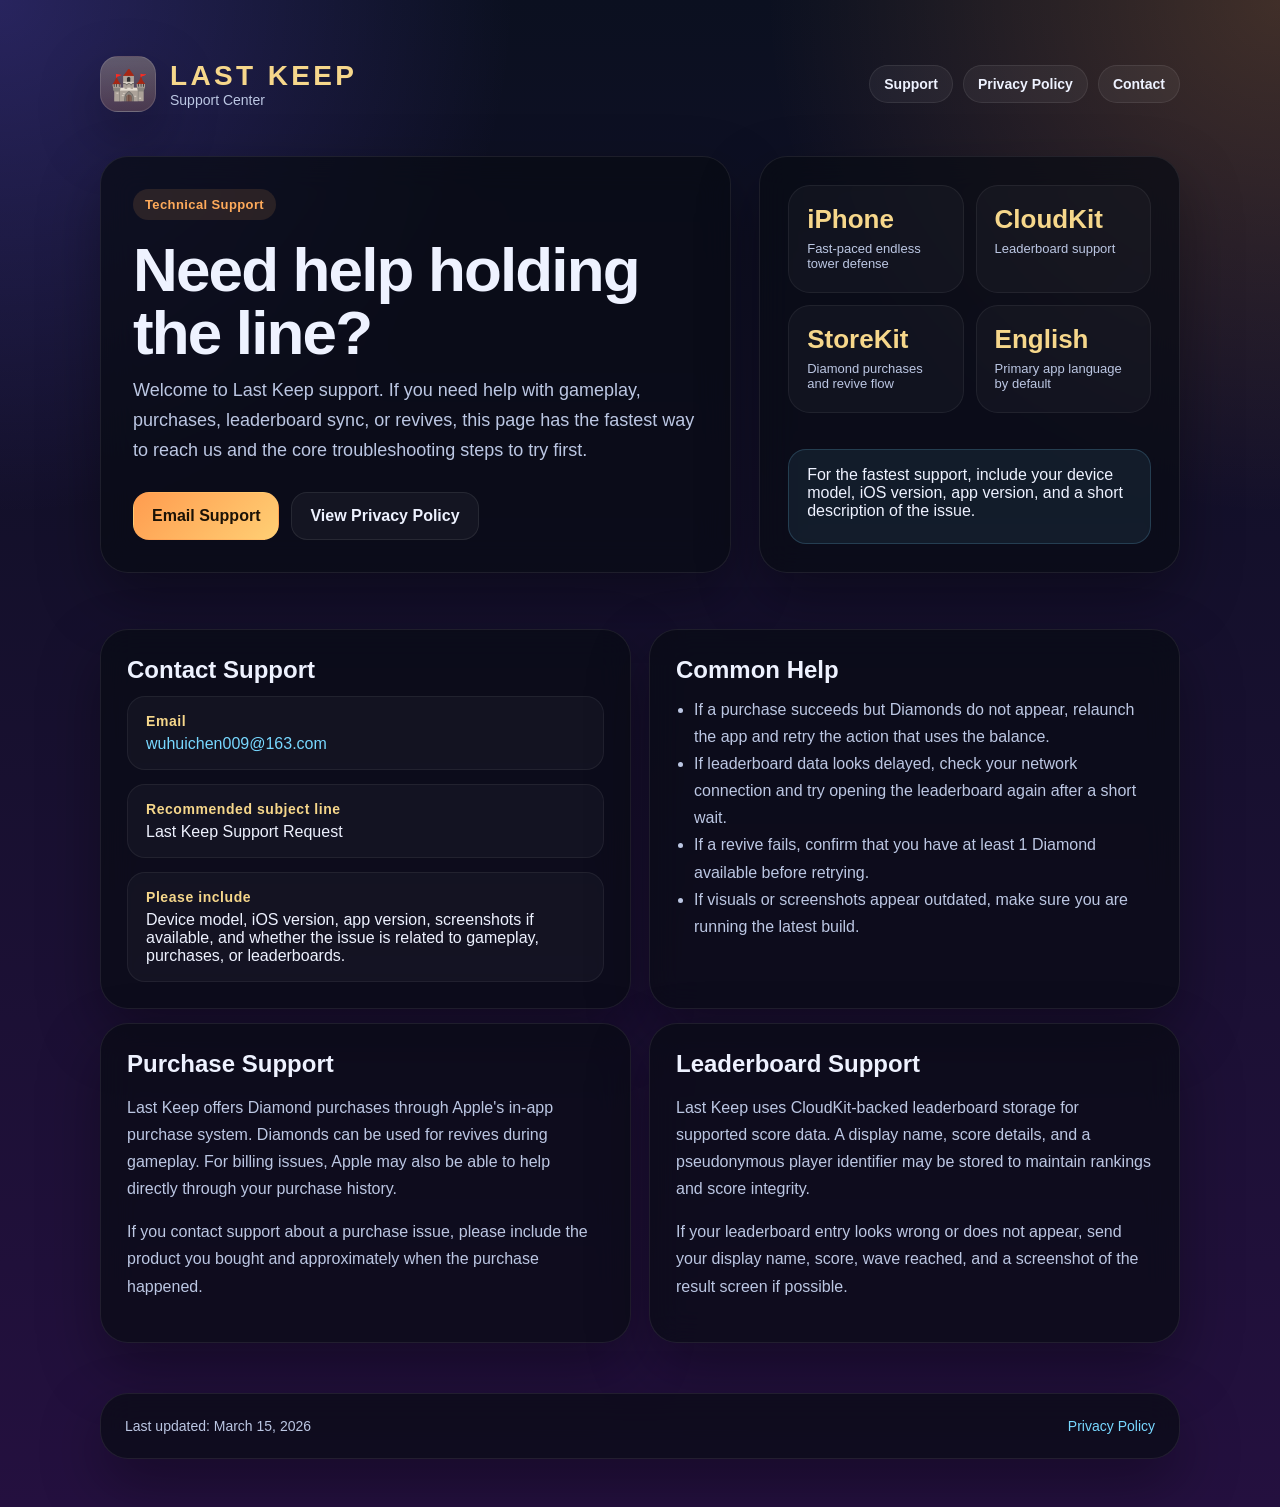
<file: index.html>
<!doctype html>
<html lang="en">
<head>
  <meta charset="utf-8">
  <meta name="viewport" content="width=device-width, initial-scale=1">
  <title>Last Keep Support</title>
  <meta name="description" content="Technical support for Last Keep, the endless tower defense game.">
  <link rel="stylesheet" href="./styles.css">
</head>
<body>
  <header class="hero">
    <div class="shell">
      <div class="topbar">
        <div class="brand">
          <div class="crest">🏰</div>
          <div class="brand-copy">
            <h1>LAST KEEP</h1>
            <p>Support Center</p>
          </div>
        </div>
        <nav class="nav">
          <a href="./index.html">Support</a>
          <a href="./privacy.html">Privacy Policy</a>
          <a href="mailto:wuhuichen009@163.com">Contact</a>
        </nav>
      </div>

      <div class="headline">
        <section class="hero-card">
          <div class="eyebrow">Technical Support</div>
          <h2>Need help holding the line?</h2>
          <p>
            Welcome to Last Keep support. If you need help with gameplay, purchases,
            leaderboard sync, or revives, this page has the fastest way to reach us
            and the core troubleshooting steps to try first.
          </p>
          <div class="actions">
            <a class="button primary" href="mailto:wuhuichen009@163.com?subject=Last%20Keep%20Support">Email Support</a>
            <a class="button secondary" href="./privacy.html">View Privacy Policy</a>
          </div>
        </section>

        <aside class="hero-aside hero-card">
          <div class="stat-grid">
            <div class="stat">
              <strong>iPhone</strong>
              <span>Fast-paced endless tower defense</span>
            </div>
            <div class="stat">
              <strong>CloudKit</strong>
              <span>Leaderboard support</span>
            </div>
            <div class="stat">
              <strong>StoreKit</strong>
              <span>Diamond purchases and revive flow</span>
            </div>
            <div class="stat">
              <strong>English</strong>
              <span>Primary app language by default</span>
            </div>
          </div>
          <div class="callout">
            For the fastest support, include your device model, iOS version,
            app version, and a short description of the issue.
          </div>
        </aside>
      </div>
    </div>
  </header>

  <main class="content">
    <div class="shell">
      <section class="section section-grid">
        <article class="panel">
          <h3>Contact Support</h3>
          <div class="contact-list">
            <div class="contact-row">
              <strong>Email</strong>
              <a href="mailto:wuhuichen009@163.com">wuhuichen009@163.com</a>
            </div>
            <div class="contact-row">
              <strong>Recommended subject line</strong>
              Last Keep Support Request
            </div>
            <div class="contact-row">
              <strong>Please include</strong>
              Device model, iOS version, app version, screenshots if available,
              and whether the issue is related to gameplay, purchases, or leaderboards.
            </div>
          </div>
        </article>

        <article class="panel">
          <h3>Common Help</h3>
          <ul>
            <li>If a purchase succeeds but Diamonds do not appear, relaunch the app and retry the action that uses the balance.</li>
            <li>If leaderboard data looks delayed, check your network connection and try opening the leaderboard again after a short wait.</li>
            <li>If a revive fails, confirm that you have at least 1 Diamond available before retrying.</li>
            <li>If visuals or screenshots appear outdated, make sure you are running the latest build.</li>
          </ul>
        </article>
      </section>

      <section class="section section-grid">
        <article class="panel">
          <h3>Purchase Support</h3>
          <p>
            Last Keep offers Diamond purchases through Apple's in-app purchase system.
            Diamonds can be used for revives during gameplay. For billing issues,
            Apple may also be able to help directly through your purchase history.
          </p>
          <p>
            If you contact support about a purchase issue, please include the
            product you bought and approximately when the purchase happened.
          </p>
        </article>

        <article class="panel">
          <h3>Leaderboard Support</h3>
          <p>
            Last Keep uses CloudKit-backed leaderboard storage for supported score data.
            A display name, score details, and a pseudonymous player identifier may be
            stored to maintain rankings and score integrity.
          </p>
          <p>
            If your leaderboard entry looks wrong or does not appear, send your display
            name, score, wave reached, and a screenshot of the result screen if possible.
          </p>
        </article>
      </section>
    </div>
  </main>

  <footer class="footer">
    <div class="shell">
      <div class="footer-card">
        <span>Last updated: March 15, 2026</span>
        <span><a href="./privacy.html">Privacy Policy</a></span>
      </div>
    </div>
  </footer>
</body>
</html>
</file>
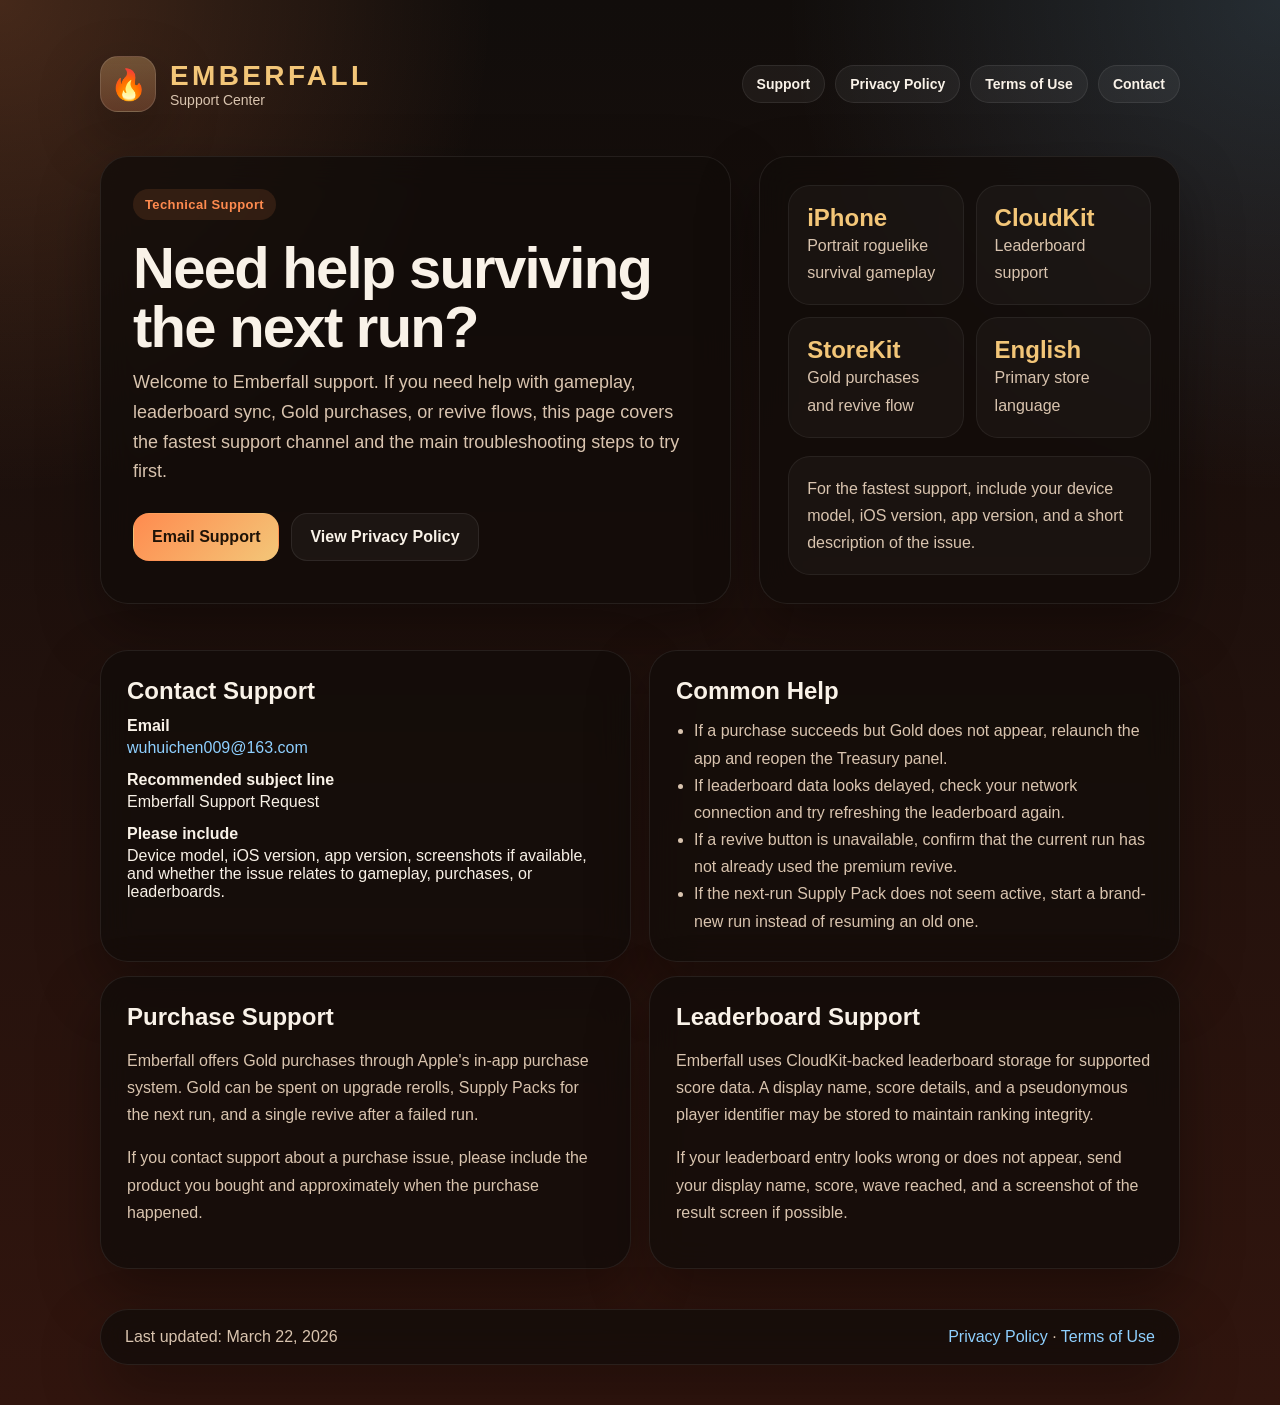
<file: emberfall/index.html>
<!doctype html>
<html lang="en">
<head>
  <meta charset="utf-8">
  <meta name="viewport" content="width=device-width, initial-scale=1">
  <title>Emberfall Support</title>
  <meta name="description" content="Technical support for Emberfall, the portrait roguelike survival game.">
  <link rel="stylesheet" href="./styles.css">
</head>
<body>
  <header class="hero">
    <div class="shell">
      <div class="topbar">
        <div class="brand">
          <div class="crest">🔥</div>
          <div class="brand-copy">
            <h1>EMBERFALL</h1>
            <p>Support Center</p>
          </div>
        </div>
        <nav class="nav">
          <a href="./index.html">Support</a>
          <a href="./privacy.html">Privacy Policy</a>
          <a href="https://www.apple.com/legal/internet-services/itunes/dev/stdeula/">Terms of Use</a>
          <a href="mailto:wuhuichen009@163.com">Contact</a>
        </nav>
      </div>

      <div class="headline">
        <section class="hero-card">
          <div class="eyebrow">Technical Support</div>
          <h2>Need help surviving the next run?</h2>
          <p>
            Welcome to Emberfall support. If you need help with gameplay, leaderboard sync,
            Gold purchases, or revive flows, this page covers the fastest support channel
            and the main troubleshooting steps to try first.
          </p>
          <div class="actions">
            <a class="button primary" href="mailto:wuhuichen009@163.com?subject=Emberfall%20Support">Email Support</a>
            <a class="button secondary" href="./privacy.html">View Privacy Policy</a>
          </div>
        </section>

        <aside class="hero-aside hero-card">
          <div class="stat-grid">
            <div class="stat">
              <strong>iPhone</strong>
              <span>Portrait roguelike survival gameplay</span>
            </div>
            <div class="stat">
              <strong>CloudKit</strong>
              <span>Leaderboard support</span>
            </div>
            <div class="stat">
              <strong>StoreKit</strong>
              <span>Gold purchases and revive flow</span>
            </div>
            <div class="stat">
              <strong>English</strong>
              <span>Primary store language</span>
            </div>
          </div>
          <div class="callout">
            For the fastest support, include your device model, iOS version,
            app version, and a short description of the issue.
          </div>
        </aside>
      </div>
    </div>
  </header>

  <main class="content">
    <div class="shell">
      <section class="section section-grid">
        <article class="panel">
          <h3>Contact Support</h3>
          <div class="contact-list">
            <div class="contact-row">
              <strong>Email</strong>
              <a href="mailto:wuhuichen009@163.com">wuhuichen009@163.com</a>
            </div>
            <div class="contact-row">
              <strong>Recommended subject line</strong>
              Emberfall Support Request
            </div>
            <div class="contact-row">
              <strong>Please include</strong>
              Device model, iOS version, app version, screenshots if available,
              and whether the issue relates to gameplay, purchases, or leaderboards.
            </div>
          </div>
        </article>

        <article class="panel">
          <h3>Common Help</h3>
          <ul>
            <li>If a purchase succeeds but Gold does not appear, relaunch the app and reopen the Treasury panel.</li>
            <li>If leaderboard data looks delayed, check your network connection and try refreshing the leaderboard again.</li>
            <li>If a revive button is unavailable, confirm that the current run has not already used the premium revive.</li>
            <li>If the next-run Supply Pack does not seem active, start a brand-new run instead of resuming an old one.</li>
          </ul>
        </article>
      </section>

      <section class="section section-grid">
        <article class="panel">
          <h3>Purchase Support</h3>
          <p>
            Emberfall offers Gold purchases through Apple's in-app purchase system.
            Gold can be spent on upgrade rerolls, Supply Packs for the next run,
            and a single revive after a failed run.
          </p>
          <p>
            If you contact support about a purchase issue, please include the product
            you bought and approximately when the purchase happened.
          </p>
        </article>

        <article class="panel">
          <h3>Leaderboard Support</h3>
          <p>
            Emberfall uses CloudKit-backed leaderboard storage for supported score data.
            A display name, score details, and a pseudonymous player identifier may be
            stored to maintain ranking integrity.
          </p>
          <p>
            If your leaderboard entry looks wrong or does not appear, send your display
            name, score, wave reached, and a screenshot of the result screen if possible.
          </p>
        </article>
      </section>
    </div>
  </main>

  <footer class="footer">
    <div class="shell">
      <div class="footer-card">
        <span>Last updated: March 22, 2026</span>
        <span><a href="./privacy.html">Privacy Policy</a> · <a href="https://www.apple.com/legal/internet-services/itunes/dev/stdeula/">Terms of Use</a></span>
      </div>
    </div>
  </footer>
</body>
</html>
</file>
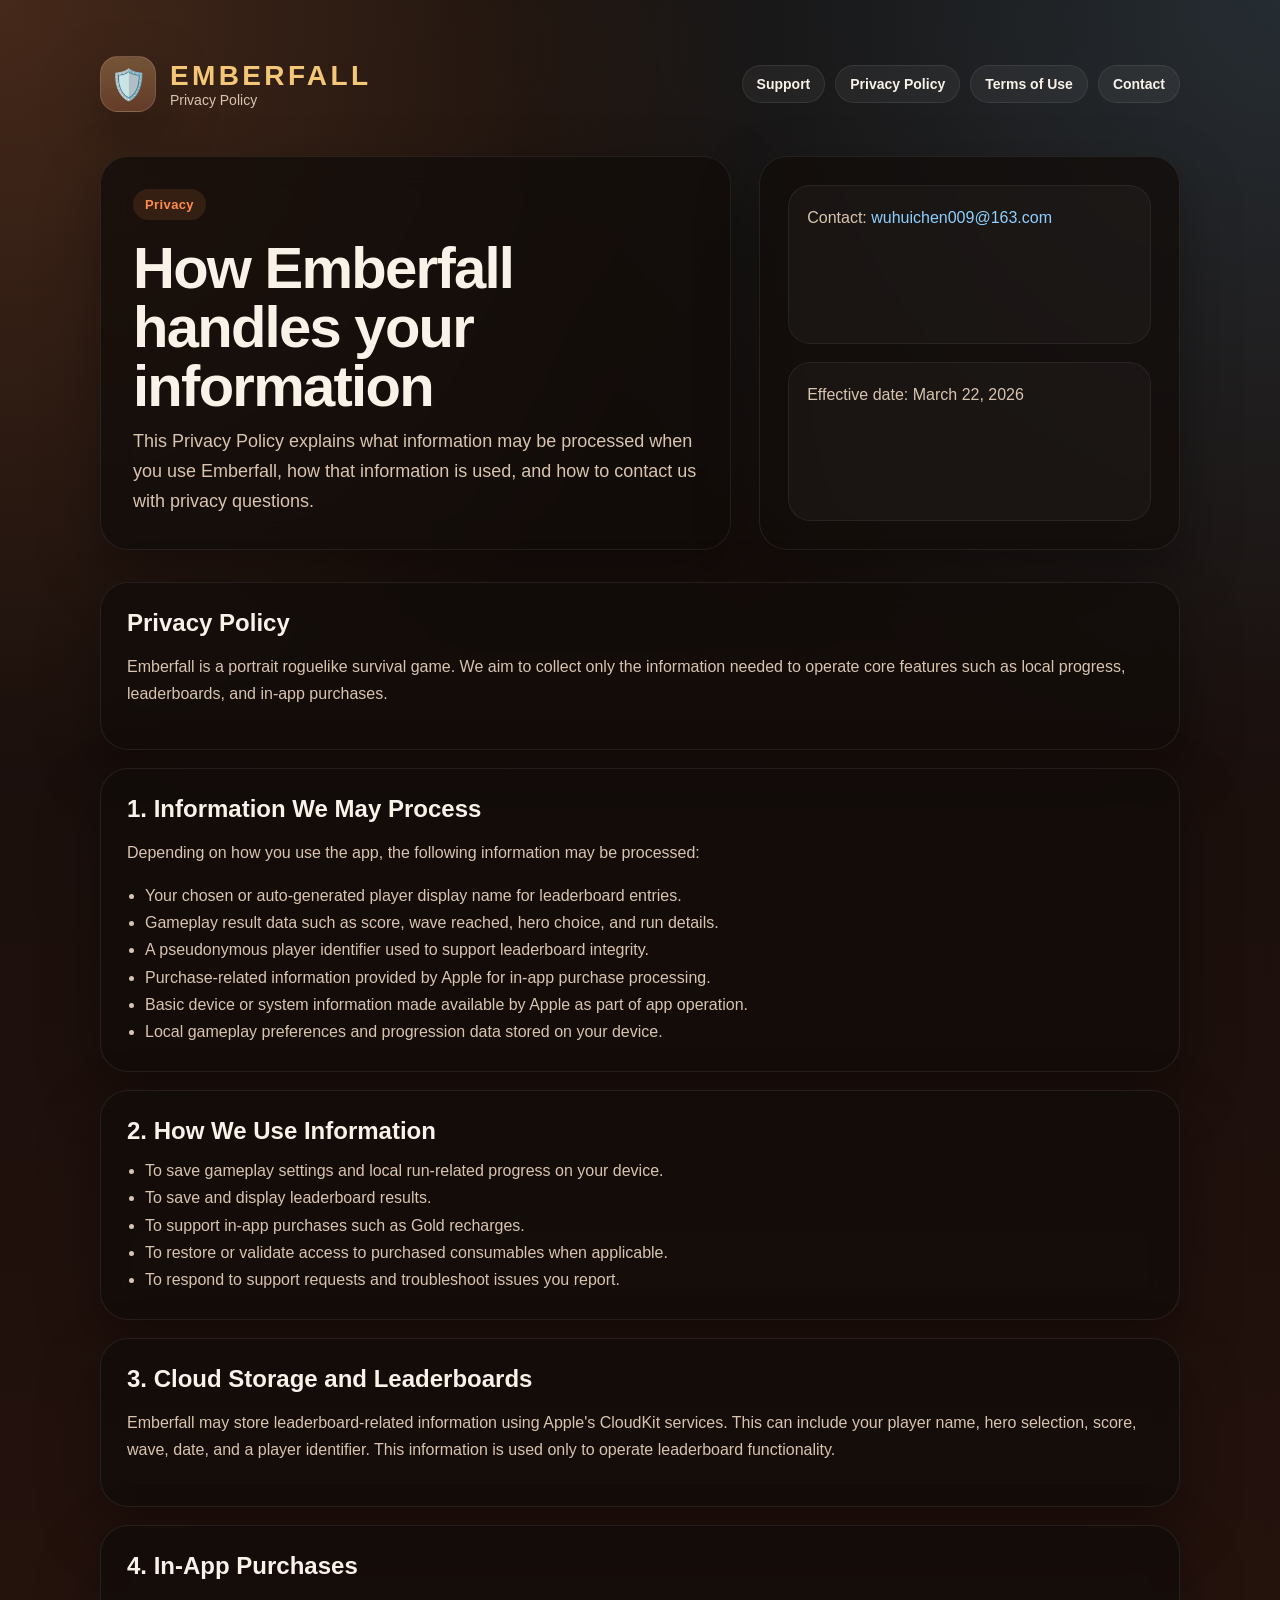
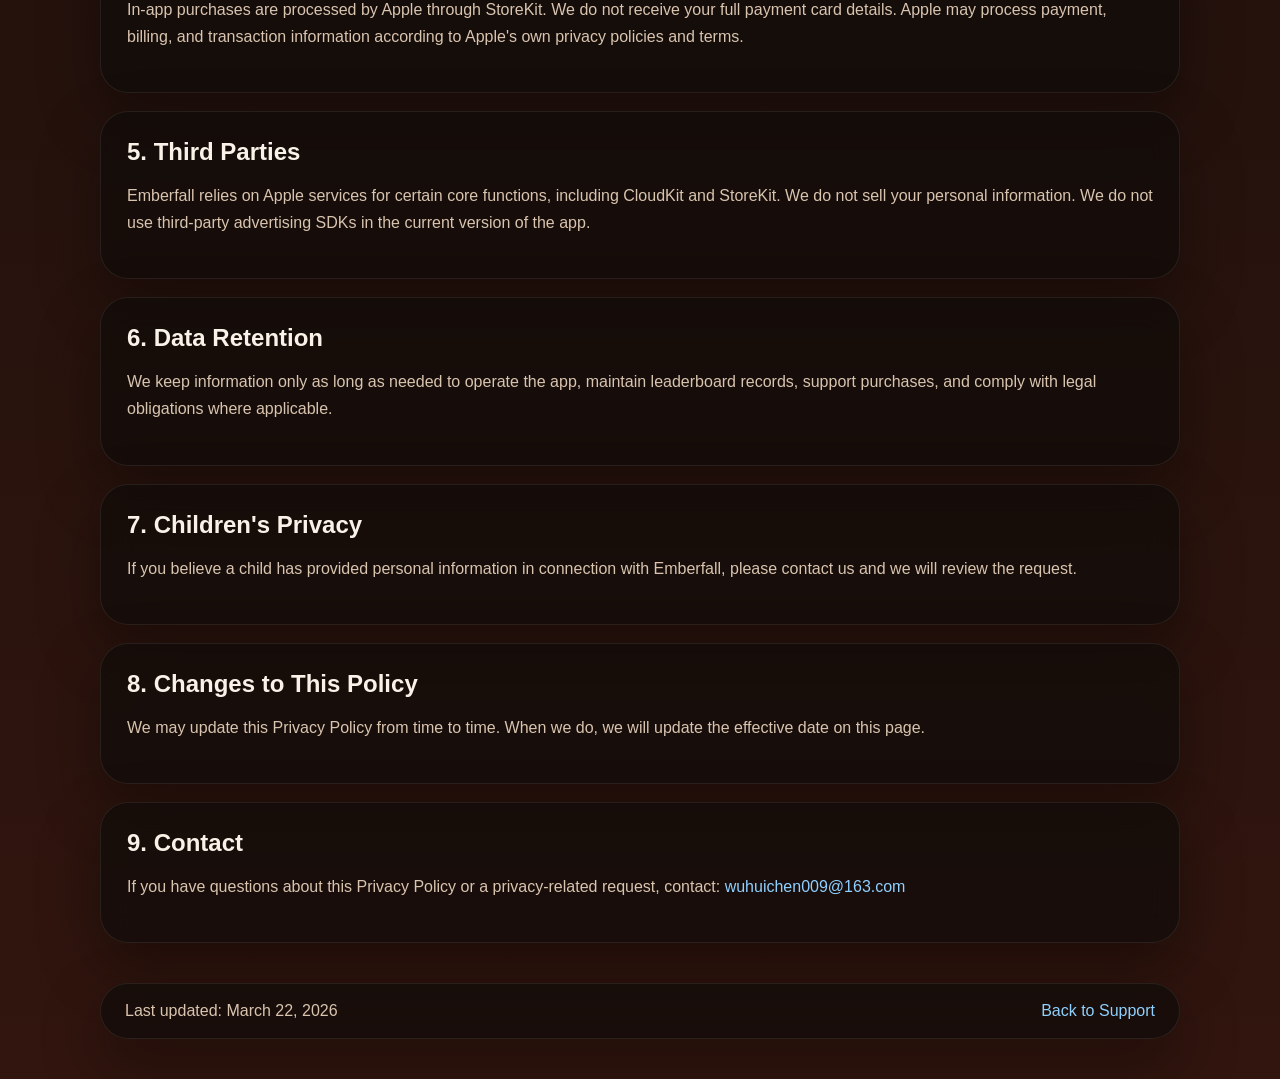
<file: emberfall-privacy.html>
<!doctype html>
<html lang="en">
<head>
  <meta charset="utf-8">
  <meta name="viewport" content="width=device-width, initial-scale=1">
  <title>Emberfall Privacy Policy</title>
  <meta name="description" content="Privacy Policy for Emberfall.">
  <link rel="stylesheet" href="./emberfall/styles.css">
</head>
<body>
  <header class="hero">
    <div class="shell">
      <div class="topbar">
        <div class="brand">
          <div class="crest">🛡️</div>
          <div class="brand-copy">
            <h1>EMBERFALL</h1>
            <p>Privacy Policy</p>
          </div>
        </div>
        <nav class="nav">
          <a href="./emberfall.html">Support</a>
          <a href="./emberfall-privacy.html">Privacy Policy</a>
          <a href="https://www.apple.com/legal/internet-services/itunes/dev/stdeula/">Terms of Use</a>
          <a href="mailto:wuhuichen009@163.com">Contact</a>
        </nav>
      </div>

      <div class="headline">
        <section class="hero-card">
          <div class="eyebrow">Privacy</div>
          <h2>How Emberfall handles your information</h2>
          <p>
            This Privacy Policy explains what information may be processed when you use
            Emberfall, how that information is used, and how to contact us with privacy questions.
          </p>
        </section>

        <aside class="hero-aside hero-card">
          <div class="callout">
            Contact: <a href="mailto:wuhuichen009@163.com">wuhuichen009@163.com</a>
          </div>
          <div class="callout">
            Effective date: March 22, 2026
          </div>
        </aside>
      </div>
    </div>
  </header>

  <main class="content">
    <div class="shell prose">
      <section class="panel">
        <h2>Privacy Policy</h2>
        <p>
          Emberfall is a portrait roguelike survival game. We aim to collect only the information
          needed to operate core features such as local progress, leaderboards, and in-app purchases.
        </p>
      </section>

      <section class="panel">
        <h3>1. Information We May Process</h3>
        <p>Depending on how you use the app, the following information may be processed:</p>
        <ul>
          <li>Your chosen or auto-generated player display name for leaderboard entries.</li>
          <li>Gameplay result data such as score, wave reached, hero choice, and run details.</li>
          <li>A pseudonymous player identifier used to support leaderboard integrity.</li>
          <li>Purchase-related information provided by Apple for in-app purchase processing.</li>
          <li>Basic device or system information made available by Apple as part of app operation.</li>
          <li>Local gameplay preferences and progression data stored on your device.</li>
        </ul>
      </section>

      <section class="panel">
        <h3>2. How We Use Information</h3>
        <ul>
          <li>To save gameplay settings and local run-related progress on your device.</li>
          <li>To save and display leaderboard results.</li>
          <li>To support in-app purchases such as Gold recharges.</li>
          <li>To restore or validate access to purchased consumables when applicable.</li>
          <li>To respond to support requests and troubleshoot issues you report.</li>
        </ul>
      </section>

      <section class="panel">
        <h3>3. Cloud Storage and Leaderboards</h3>
        <p>
          Emberfall may store leaderboard-related information using Apple's CloudKit services.
          This can include your player name, hero selection, score, wave, date, and a player identifier.
          This information is used only to operate leaderboard functionality.
        </p>
      </section>

      <section class="panel">
        <h3>4. In-App Purchases</h3>
        <p>
          In-app purchases are processed by Apple through StoreKit. We do not receive your full payment card details.
          Apple may process payment, billing, and transaction information according to Apple's own privacy policies and terms.
        </p>
      </section>

      <section class="panel">
        <h3>5. Third Parties</h3>
        <p>
          Emberfall relies on Apple services for certain core functions, including CloudKit and StoreKit.
          We do not sell your personal information. We do not use third-party advertising SDKs in the current version of the app.
        </p>
      </section>

      <section class="panel">
        <h3>6. Data Retention</h3>
        <p>
          We keep information only as long as needed to operate the app, maintain leaderboard records,
          support purchases, and comply with legal obligations where applicable.
        </p>
      </section>

      <section class="panel">
        <h3>7. Children's Privacy</h3>
        <p>
          If you believe a child has provided personal information in connection with Emberfall,
          please contact us and we will review the request.
        </p>
      </section>

      <section class="panel">
        <h3>8. Changes to This Policy</h3>
        <p>
          We may update this Privacy Policy from time to time. When we do, we will update the effective date on this page.
        </p>
      </section>

      <section class="panel">
        <h3>9. Contact</h3>
        <p>
          If you have questions about this Privacy Policy or a privacy-related request, contact:
          <a href="mailto:wuhuichen009@163.com">wuhuichen009@163.com</a>
        </p>
      </section>
    </div>
  </main>

  <footer class="footer">
    <div class="shell">
      <div class="footer-card">
        <span>Last updated: March 22, 2026</span>
        <span><a href="./emberfall.html">Back to Support</a></span>
      </div>
    </div>
  </footer>
</body>
</html>
</file>
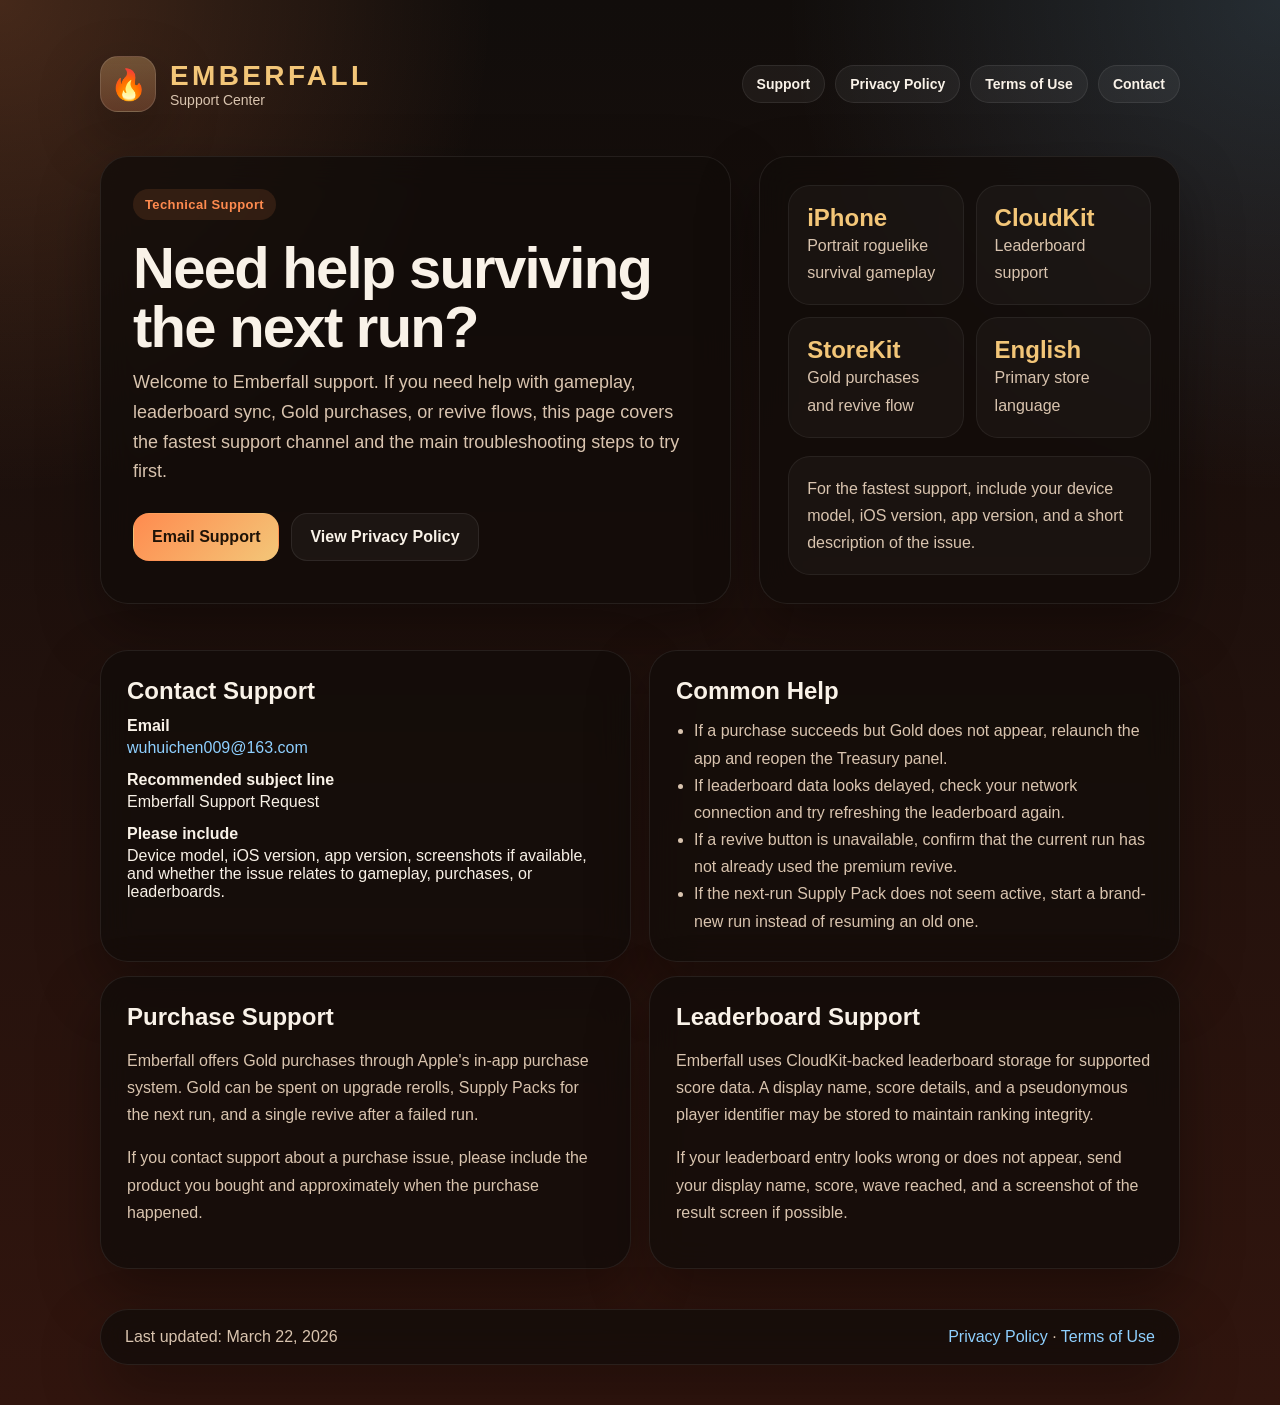
<file: emberfall.html>
<!doctype html>
<html lang="en">
<head>
  <meta charset="utf-8">
  <meta name="viewport" content="width=device-width, initial-scale=1">
  <title>Emberfall Support</title>
  <meta name="description" content="Technical support for Emberfall, the portrait roguelike survival game.">
  <link rel="stylesheet" href="./emberfall/styles.css">
</head>
<body>
  <header class="hero">
    <div class="shell">
      <div class="topbar">
        <div class="brand">
          <div class="crest">🔥</div>
          <div class="brand-copy">
            <h1>EMBERFALL</h1>
            <p>Support Center</p>
          </div>
        </div>
        <nav class="nav">
          <a href="./emberfall.html">Support</a>
          <a href="./emberfall-privacy.html">Privacy Policy</a>
          <a href="https://www.apple.com/legal/internet-services/itunes/dev/stdeula/">Terms of Use</a>
          <a href="mailto:wuhuichen009@163.com">Contact</a>
        </nav>
      </div>

      <div class="headline">
        <section class="hero-card">
          <div class="eyebrow">Technical Support</div>
          <h2>Need help surviving the next run?</h2>
          <p>
            Welcome to Emberfall support. If you need help with gameplay, leaderboard sync,
            Gold purchases, or revive flows, this page covers the fastest support channel
            and the main troubleshooting steps to try first.
          </p>
          <div class="actions">
            <a class="button primary" href="mailto:wuhuichen009@163.com?subject=Emberfall%20Support">Email Support</a>
            <a class="button secondary" href="./emberfall-privacy.html">View Privacy Policy</a>
          </div>
        </section>

        <aside class="hero-aside hero-card">
          <div class="stat-grid">
            <div class="stat">
              <strong>iPhone</strong>
              <span>Portrait roguelike survival gameplay</span>
            </div>
            <div class="stat">
              <strong>CloudKit</strong>
              <span>Leaderboard support</span>
            </div>
            <div class="stat">
              <strong>StoreKit</strong>
              <span>Gold purchases and revive flow</span>
            </div>
            <div class="stat">
              <strong>English</strong>
              <span>Primary store language</span>
            </div>
          </div>
          <div class="callout">
            For the fastest support, include your device model, iOS version,
            app version, and a short description of the issue.
          </div>
        </aside>
      </div>
    </div>
  </header>

  <main class="content">
    <div class="shell">
      <section class="section section-grid">
        <article class="panel">
          <h3>Contact Support</h3>
          <div class="contact-list">
            <div class="contact-row">
              <strong>Email</strong>
              <a href="mailto:wuhuichen009@163.com">wuhuichen009@163.com</a>
            </div>
            <div class="contact-row">
              <strong>Recommended subject line</strong>
              Emberfall Support Request
            </div>
            <div class="contact-row">
              <strong>Please include</strong>
              Device model, iOS version, app version, screenshots if available,
              and whether the issue relates to gameplay, purchases, or leaderboards.
            </div>
          </div>
        </article>

        <article class="panel">
          <h3>Common Help</h3>
          <ul>
            <li>If a purchase succeeds but Gold does not appear, relaunch the app and reopen the Treasury panel.</li>
            <li>If leaderboard data looks delayed, check your network connection and try refreshing the leaderboard again.</li>
            <li>If a revive button is unavailable, confirm that the current run has not already used the premium revive.</li>
            <li>If the next-run Supply Pack does not seem active, start a brand-new run instead of resuming an old one.</li>
          </ul>
        </article>
      </section>

      <section class="section section-grid">
        <article class="panel">
          <h3>Purchase Support</h3>
          <p>
            Emberfall offers Gold purchases through Apple's in-app purchase system.
            Gold can be spent on upgrade rerolls, Supply Packs for the next run,
            and a single revive after a failed run.
          </p>
          <p>
            If you contact support about a purchase issue, please include the product
            you bought and approximately when the purchase happened.
          </p>
        </article>

        <article class="panel">
          <h3>Leaderboard Support</h3>
          <p>
            Emberfall uses CloudKit-backed leaderboard storage for supported score data.
            A display name, score details, and a pseudonymous player identifier may be
            stored to maintain ranking integrity.
          </p>
          <p>
            If your leaderboard entry looks wrong or does not appear, send your display
            name, score, wave reached, and a screenshot of the result screen if possible.
          </p>
        </article>
      </section>
    </div>
  </main>

  <footer class="footer">
    <div class="shell">
      <div class="footer-card">
        <span>Last updated: March 22, 2026</span>
        <span><a href="./emberfall-privacy.html">Privacy Policy</a> · <a href="https://www.apple.com/legal/internet-services/itunes/dev/stdeula/">Terms of Use</a></span>
      </div>
    </div>
  </footer>
</body>
</html>
</file>
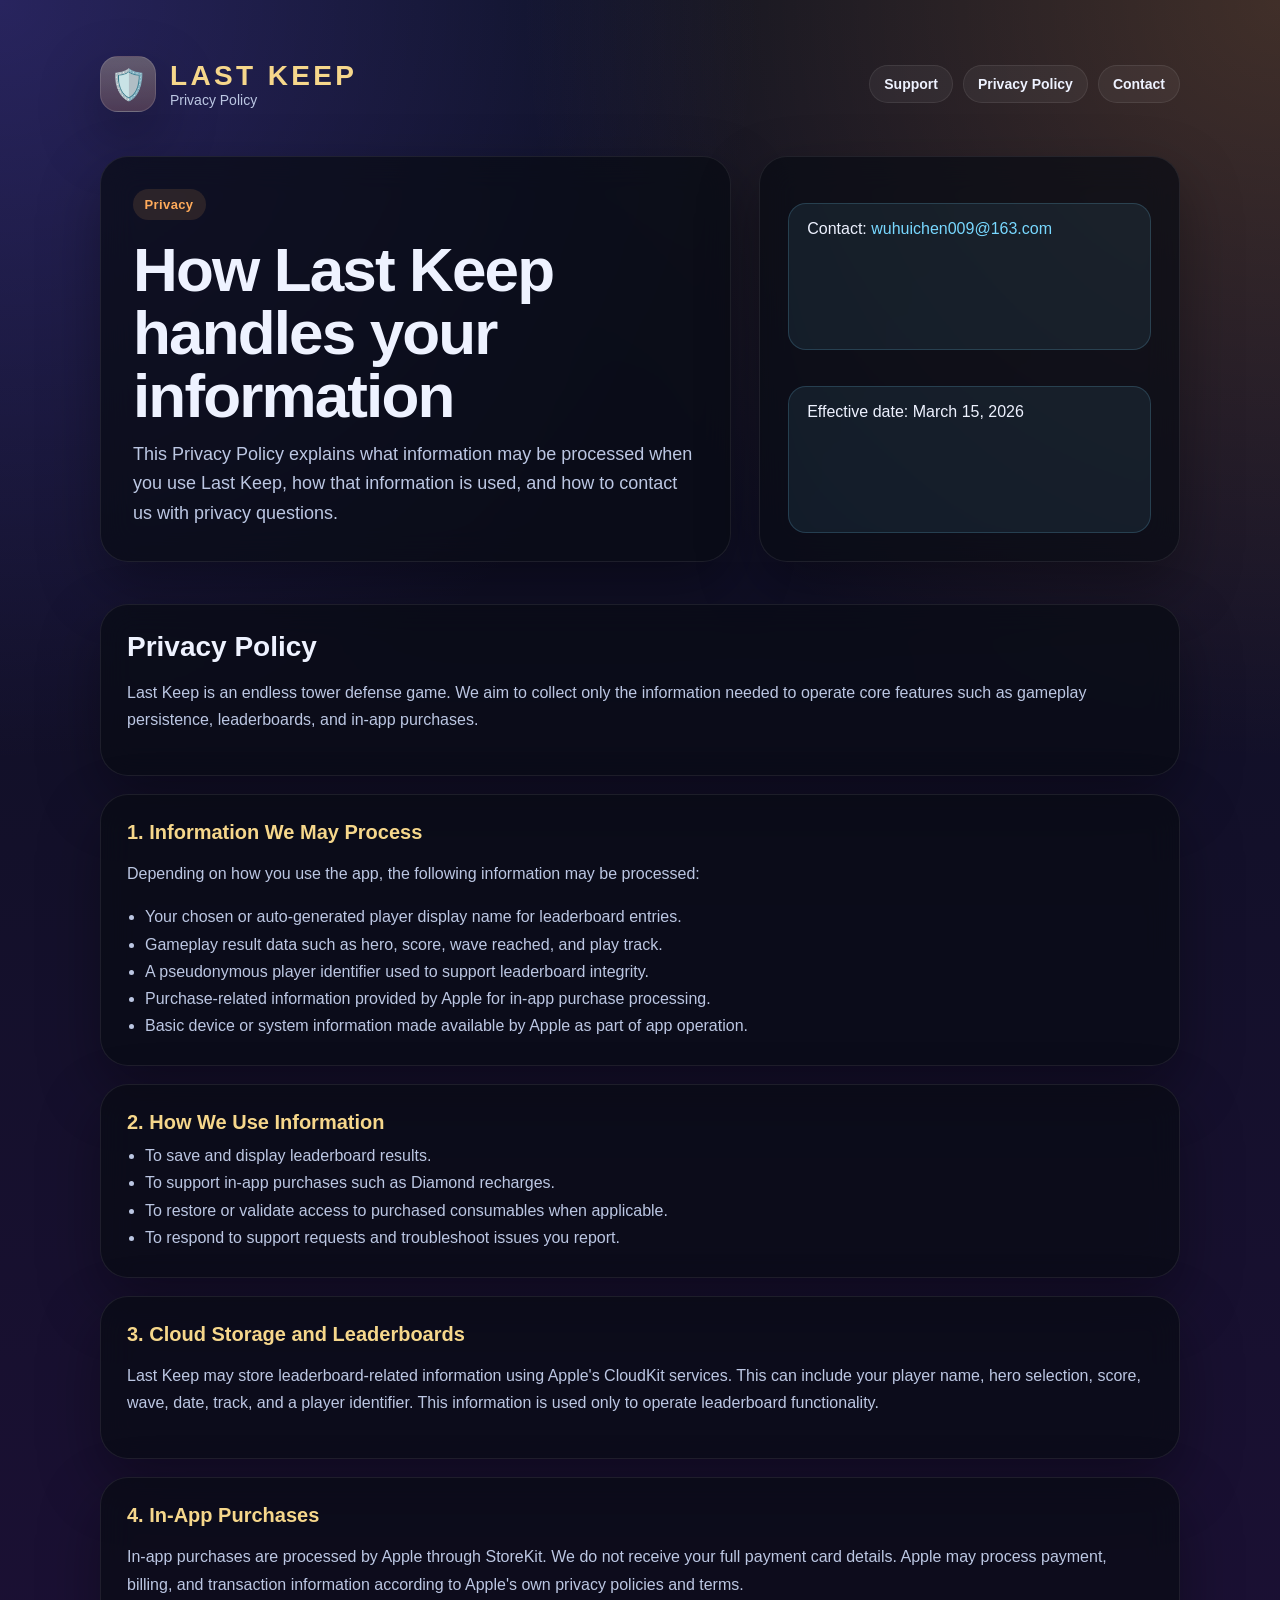
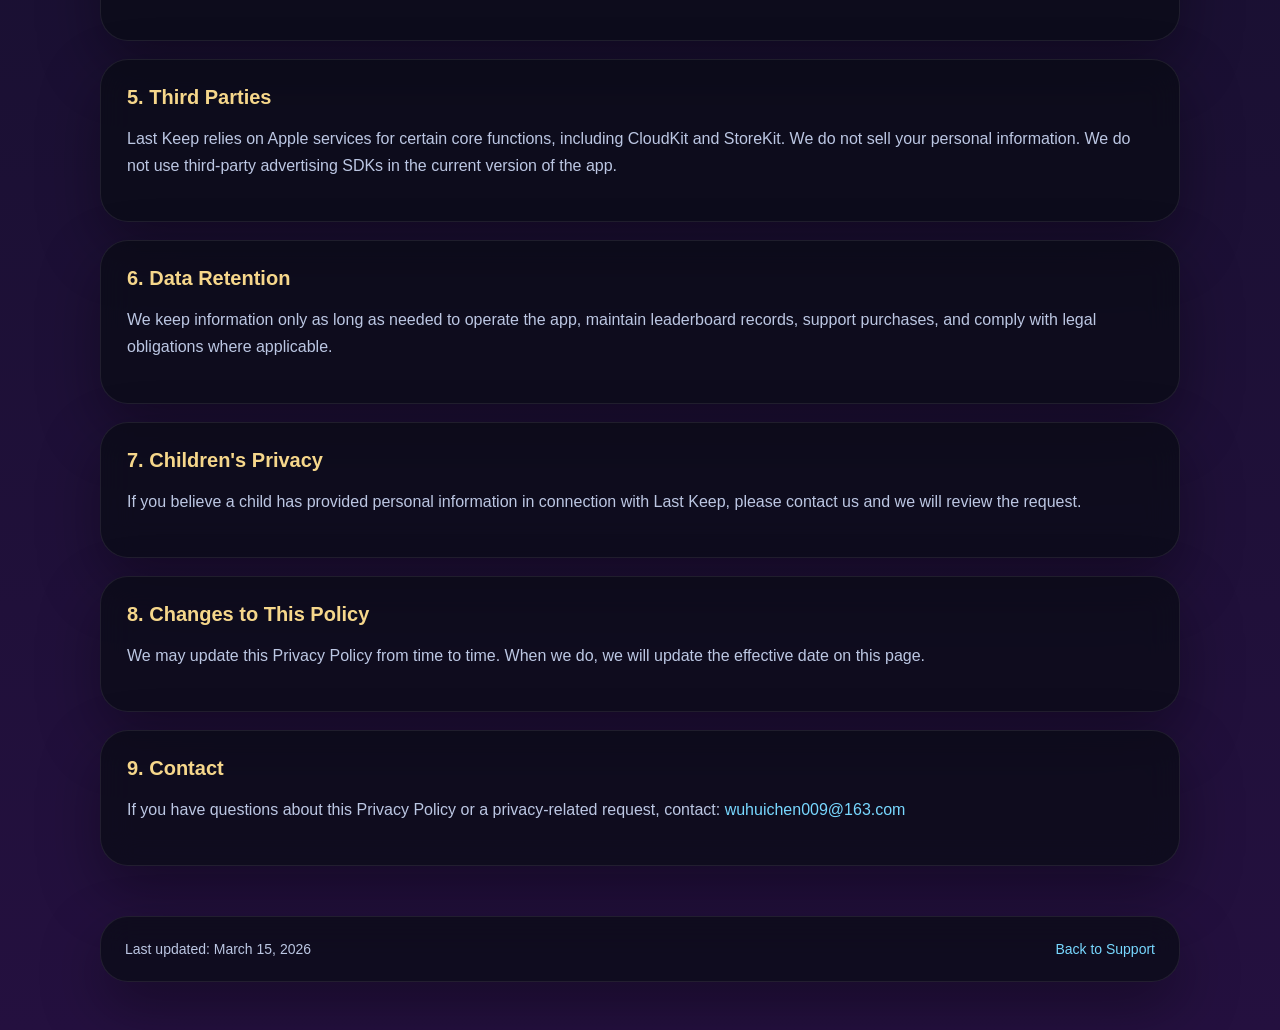
<file: privacy.html>
<!doctype html>
<html lang="en">
<head>
  <meta charset="utf-8">
  <meta name="viewport" content="width=device-width, initial-scale=1">
  <title>Last Keep Privacy Policy</title>
  <meta name="description" content="Privacy Policy for Last Keep.">
  <link rel="stylesheet" href="./styles.css">
</head>
<body>
  <header class="hero">
    <div class="shell">
      <div class="topbar">
        <div class="brand">
          <div class="crest">🛡️</div>
          <div class="brand-copy">
            <h1>LAST KEEP</h1>
            <p>Privacy Policy</p>
          </div>
        </div>
        <nav class="nav">
          <a href="./index.html">Support</a>
          <a href="./privacy.html">Privacy Policy</a>
          <a href="mailto:wuhuichen009@163.com">Contact</a>
        </nav>
      </div>

      <div class="headline">
        <section class="hero-card">
          <div class="eyebrow">Privacy</div>
          <h2>How Last Keep handles your information</h2>
          <p>
            This Privacy Policy explains what information may be processed when you use
            Last Keep, how that information is used, and how to contact us with privacy questions.
          </p>
        </section>

        <aside class="hero-aside hero-card">
          <div class="callout">
            Contact: <a href="mailto:wuhuichen009@163.com">wuhuichen009@163.com</a>
          </div>
          <div class="callout">
            Effective date: March 15, 2026
          </div>
        </aside>
      </div>
    </div>
  </header>

  <main class="content">
    <div class="shell prose">
      <section class="panel">
        <h2>Privacy Policy</h2>
        <p>
          Last Keep is an endless tower defense game. We aim to collect only the information
          needed to operate core features such as gameplay persistence, leaderboards, and in-app purchases.
        </p>
      </section>

      <section class="panel">
        <h3>1. Information We May Process</h3>
        <p>Depending on how you use the app, the following information may be processed:</p>
        <ul>
          <li>Your chosen or auto-generated player display name for leaderboard entries.</li>
          <li>Gameplay result data such as hero, score, wave reached, and play track.</li>
          <li>A pseudonymous player identifier used to support leaderboard integrity.</li>
          <li>Purchase-related information provided by Apple for in-app purchase processing.</li>
          <li>Basic device or system information made available by Apple as part of app operation.</li>
        </ul>
      </section>

      <section class="panel">
        <h3>2. How We Use Information</h3>
        <ul>
          <li>To save and display leaderboard results.</li>
          <li>To support in-app purchases such as Diamond recharges.</li>
          <li>To restore or validate access to purchased consumables when applicable.</li>
          <li>To respond to support requests and troubleshoot issues you report.</li>
        </ul>
      </section>

      <section class="panel">
        <h3>3. Cloud Storage and Leaderboards</h3>
        <p>
          Last Keep may store leaderboard-related information using Apple's CloudKit services.
          This can include your player name, hero selection, score, wave, date, track, and a player identifier.
          This information is used only to operate leaderboard functionality.
        </p>
      </section>

      <section class="panel">
        <h3>4. In-App Purchases</h3>
        <p>
          In-app purchases are processed by Apple through StoreKit. We do not receive your full payment card details.
          Apple may process payment, billing, and transaction information according to Apple's own privacy policies and terms.
        </p>
      </section>

      <section class="panel">
        <h3>5. Third Parties</h3>
        <p>
          Last Keep relies on Apple services for certain core functions, including CloudKit and StoreKit.
          We do not sell your personal information. We do not use third-party advertising SDKs in the current version of the app.
        </p>
      </section>

      <section class="panel">
        <h3>6. Data Retention</h3>
        <p>
          We keep information only as long as needed to operate the app, maintain leaderboard records,
          support purchases, and comply with legal obligations where applicable.
        </p>
      </section>

      <section class="panel">
        <h3>7. Children's Privacy</h3>
        <p>
          If you believe a child has provided personal information in connection with Last Keep,
          please contact us and we will review the request.
        </p>
      </section>

      <section class="panel">
        <h3>8. Changes to This Policy</h3>
        <p>
          We may update this Privacy Policy from time to time. When we do, we will update the effective date on this page.
        </p>
      </section>

      <section class="panel">
        <h3>9. Contact</h3>
        <p>
          If you have questions about this Privacy Policy or a privacy-related request, contact:
          <a href="mailto:wuhuichen009@163.com">wuhuichen009@163.com</a>
        </p>
      </section>
    </div>
  </main>

  <footer class="footer">
    <div class="shell">
      <div class="footer-card">
        <span>Last updated: March 15, 2026</span>
        <span><a href="./index.html">Back to Support</a></span>
      </div>
    </div>
  </footer>
</body>
</html>
</file>
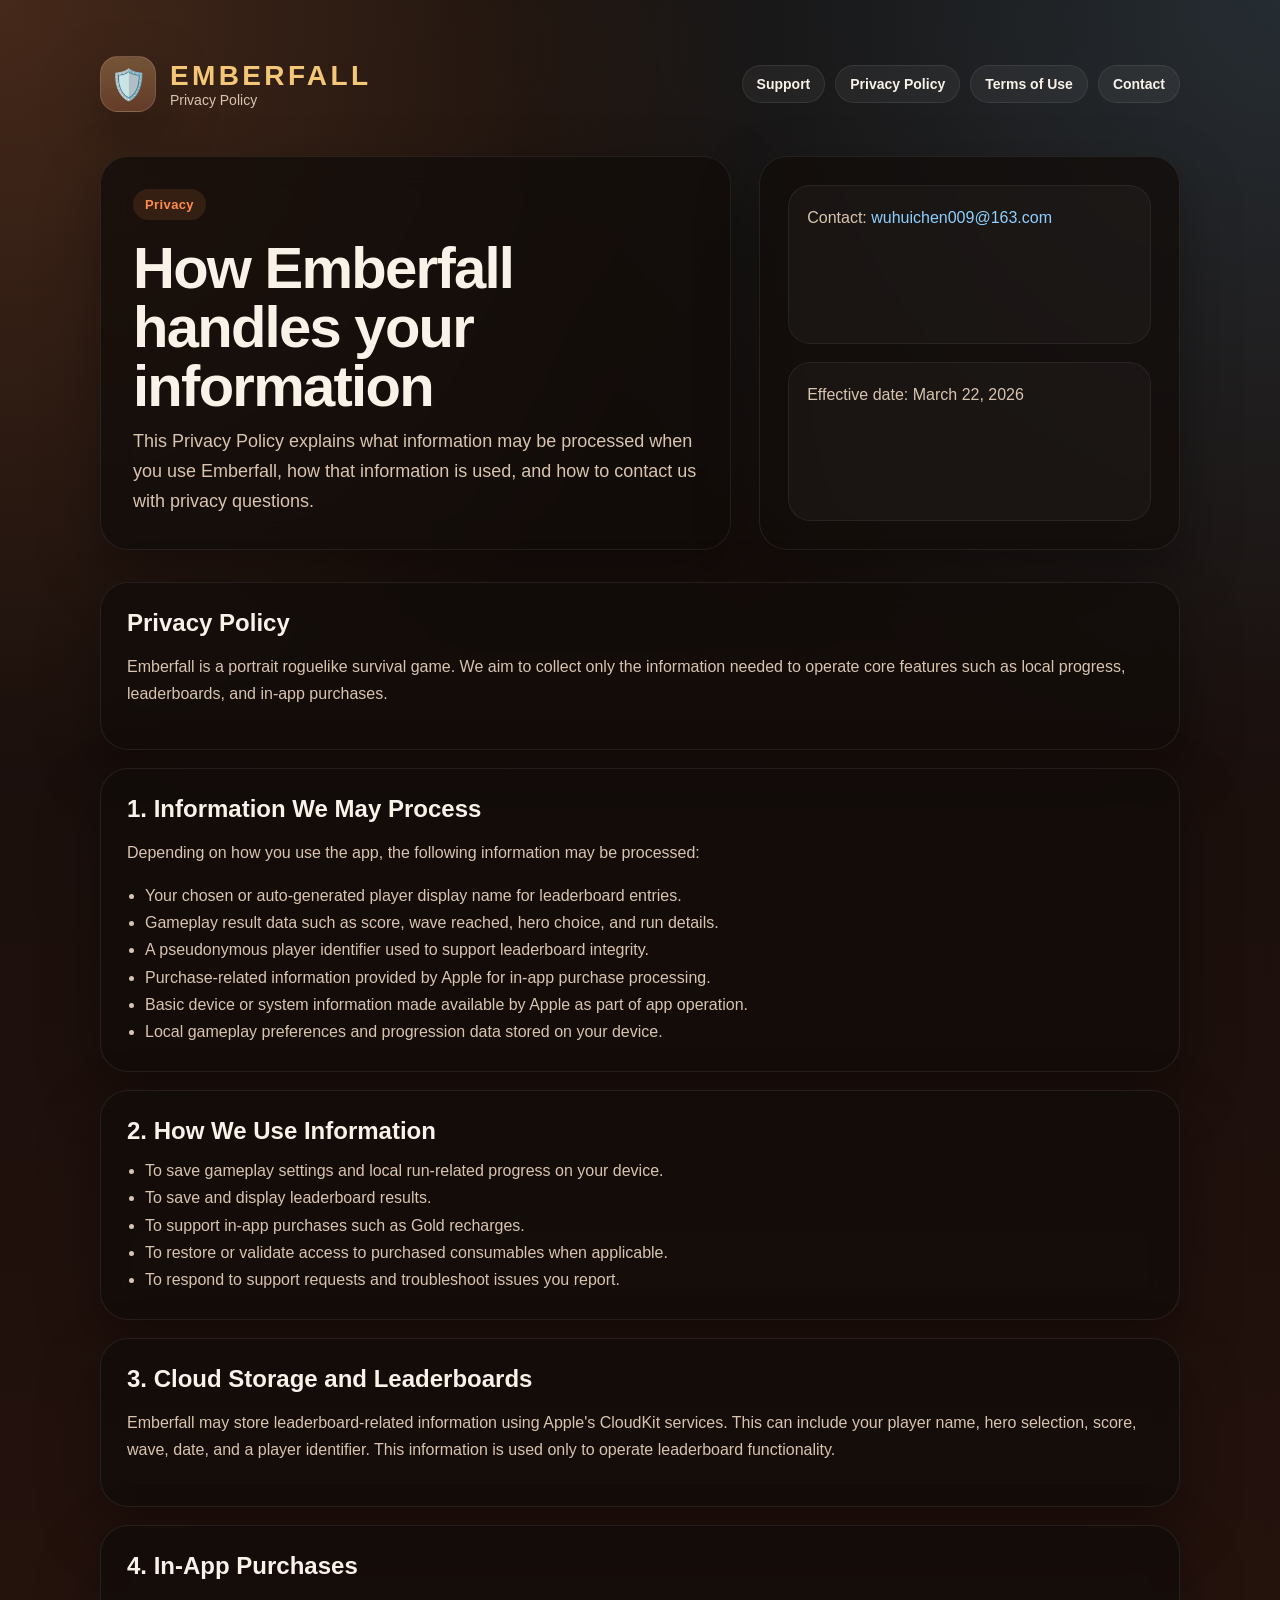
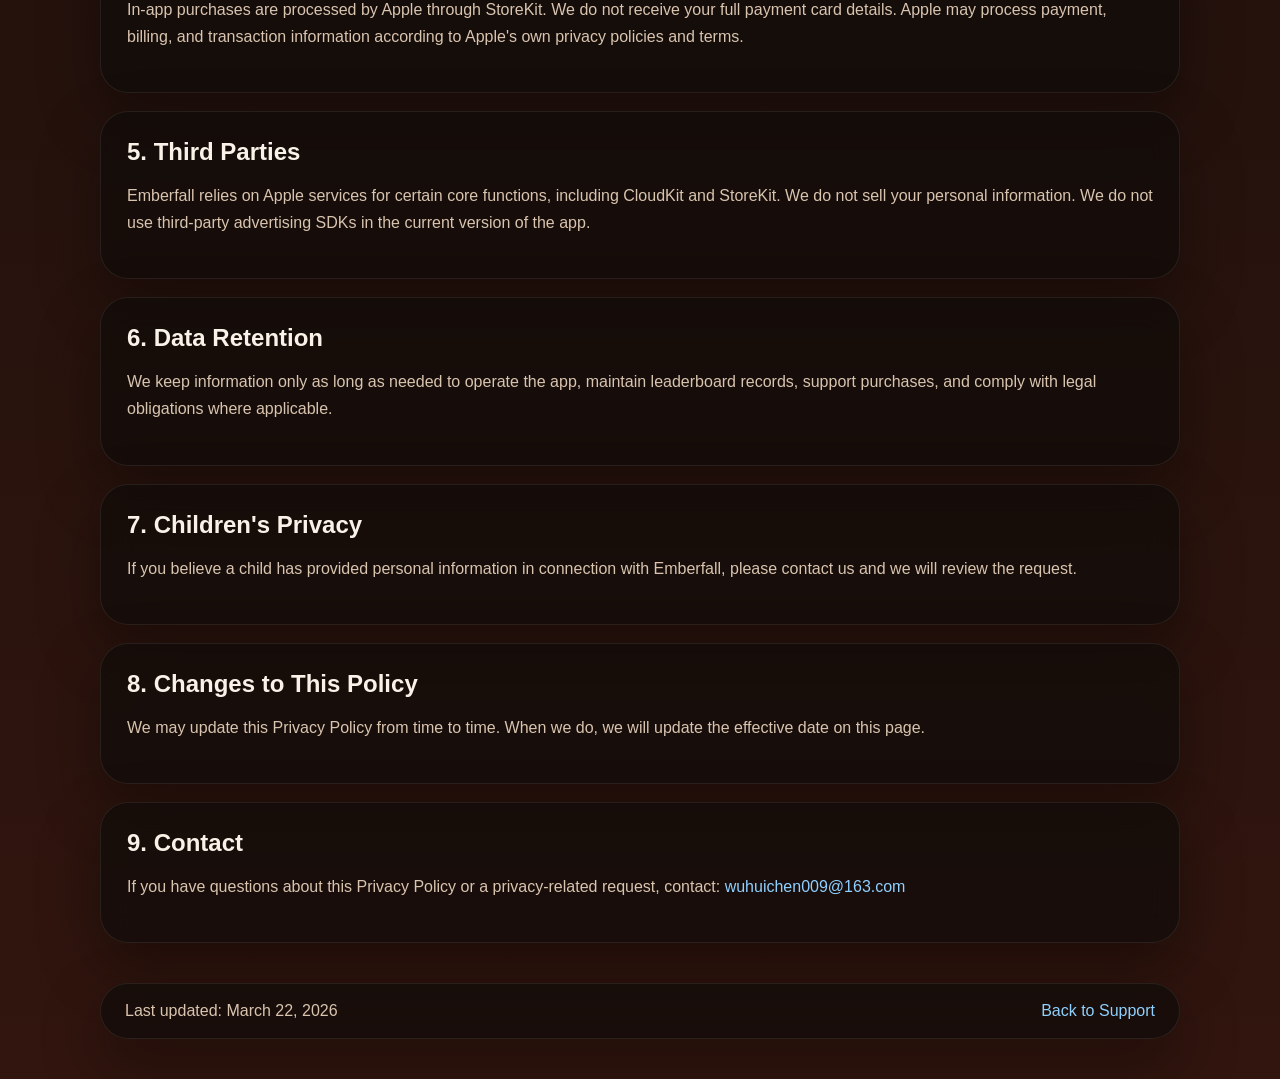
<file: emberfall/privacy.html>
<!doctype html>
<html lang="en">
<head>
  <meta charset="utf-8">
  <meta name="viewport" content="width=device-width, initial-scale=1">
  <title>Emberfall Privacy Policy</title>
  <meta name="description" content="Privacy Policy for Emberfall.">
  <link rel="stylesheet" href="./styles.css">
</head>
<body>
  <header class="hero">
    <div class="shell">
      <div class="topbar">
        <div class="brand">
          <div class="crest">🛡️</div>
          <div class="brand-copy">
            <h1>EMBERFALL</h1>
            <p>Privacy Policy</p>
          </div>
        </div>
        <nav class="nav">
          <a href="./index.html">Support</a>
          <a href="./privacy.html">Privacy Policy</a>
          <a href="https://www.apple.com/legal/internet-services/itunes/dev/stdeula/">Terms of Use</a>
          <a href="mailto:wuhuichen009@163.com">Contact</a>
        </nav>
      </div>

      <div class="headline">
        <section class="hero-card">
          <div class="eyebrow">Privacy</div>
          <h2>How Emberfall handles your information</h2>
          <p>
            This Privacy Policy explains what information may be processed when you use
            Emberfall, how that information is used, and how to contact us with privacy questions.
          </p>
        </section>

        <aside class="hero-aside hero-card">
          <div class="callout">
            Contact: <a href="mailto:wuhuichen009@163.com">wuhuichen009@163.com</a>
          </div>
          <div class="callout">
            Effective date: March 22, 2026
          </div>
        </aside>
      </div>
    </div>
  </header>

  <main class="content">
    <div class="shell prose">
      <section class="panel">
        <h2>Privacy Policy</h2>
        <p>
          Emberfall is a portrait roguelike survival game. We aim to collect only the information
          needed to operate core features such as local progress, leaderboards, and in-app purchases.
        </p>
      </section>

      <section class="panel">
        <h3>1. Information We May Process</h3>
        <p>Depending on how you use the app, the following information may be processed:</p>
        <ul>
          <li>Your chosen or auto-generated player display name for leaderboard entries.</li>
          <li>Gameplay result data such as score, wave reached, hero choice, and run details.</li>
          <li>A pseudonymous player identifier used to support leaderboard integrity.</li>
          <li>Purchase-related information provided by Apple for in-app purchase processing.</li>
          <li>Basic device or system information made available by Apple as part of app operation.</li>
          <li>Local gameplay preferences and progression data stored on your device.</li>
        </ul>
      </section>

      <section class="panel">
        <h3>2. How We Use Information</h3>
        <ul>
          <li>To save gameplay settings and local run-related progress on your device.</li>
          <li>To save and display leaderboard results.</li>
          <li>To support in-app purchases such as Gold recharges.</li>
          <li>To restore or validate access to purchased consumables when applicable.</li>
          <li>To respond to support requests and troubleshoot issues you report.</li>
        </ul>
      </section>

      <section class="panel">
        <h3>3. Cloud Storage and Leaderboards</h3>
        <p>
          Emberfall may store leaderboard-related information using Apple's CloudKit services.
          This can include your player name, hero selection, score, wave, date, and a player identifier.
          This information is used only to operate leaderboard functionality.
        </p>
      </section>

      <section class="panel">
        <h3>4. In-App Purchases</h3>
        <p>
          In-app purchases are processed by Apple through StoreKit. We do not receive your full payment card details.
          Apple may process payment, billing, and transaction information according to Apple's own privacy policies and terms.
        </p>
      </section>

      <section class="panel">
        <h3>5. Third Parties</h3>
        <p>
          Emberfall relies on Apple services for certain core functions, including CloudKit and StoreKit.
          We do not sell your personal information. We do not use third-party advertising SDKs in the current version of the app.
        </p>
      </section>

      <section class="panel">
        <h3>6. Data Retention</h3>
        <p>
          We keep information only as long as needed to operate the app, maintain leaderboard records,
          support purchases, and comply with legal obligations where applicable.
        </p>
      </section>

      <section class="panel">
        <h3>7. Children's Privacy</h3>
        <p>
          If you believe a child has provided personal information in connection with Emberfall,
          please contact us and we will review the request.
        </p>
      </section>

      <section class="panel">
        <h3>8. Changes to This Policy</h3>
        <p>
          We may update this Privacy Policy from time to time. When we do, we will update the effective date on this page.
        </p>
      </section>

      <section class="panel">
        <h3>9. Contact</h3>
        <p>
          If you have questions about this Privacy Policy or a privacy-related request, contact:
          <a href="mailto:wuhuichen009@163.com">wuhuichen009@163.com</a>
        </p>
      </section>
    </div>
  </main>

  <footer class="footer">
    <div class="shell">
      <div class="footer-card">
        <span>Last updated: March 22, 2026</span>
        <span><a href="./index.html">Back to Support</a></span>
      </div>
    </div>
  </footer>
</body>
</html>
</file>
<file: styles.css>
:root {
  --bg-top: #0b1020;
  --bg-bottom: #24103f;
  --panel: rgba(9, 12, 20, 0.72);
  --panel-border: rgba(255, 255, 255, 0.08);
  --text: #eef2ff;
  --muted: #bcc7e3;
  --gold: #f6d78b;
  --cyan: #78d8ff;
  --orange: #ffab5b;
  --red: #ff7b7b;
  --shadow: 0 24px 60px rgba(0, 0, 0, 0.35);
  --radius: 28px;
  --max-width: 1080px;
}

* {
  box-sizing: border-box;
}

html {
  scroll-behavior: smooth;
}

body {
  margin: 0;
  font-family: "Avenir Next", "Segoe UI", sans-serif;
  color: var(--text);
  background:
    radial-gradient(circle at top left, rgba(115, 88, 255, 0.28), transparent 26%),
    radial-gradient(circle at top right, rgba(255, 157, 72, 0.22), transparent 26%),
    linear-gradient(180deg, var(--bg-top), var(--bg-bottom));
  min-height: 100vh;
}

a {
  color: var(--cyan);
  text-decoration: none;
}

a:hover {
  text-decoration: underline;
}

.shell {
  width: min(calc(100% - 32px), var(--max-width));
  margin: 0 auto;
}

.hero {
  padding: 56px 0 32px;
}

.topbar {
  display: flex;
  align-items: center;
  justify-content: space-between;
  gap: 16px;
  margin-bottom: 44px;
}

.brand {
  display: flex;
  align-items: center;
  gap: 14px;
}

.crest {
  width: 56px;
  height: 56px;
  border-radius: 18px;
  background:
    linear-gradient(180deg, rgba(255, 235, 176, 0.26), rgba(255, 157, 72, 0.16)),
    rgba(255, 255, 255, 0.04);
  border: 1px solid rgba(255, 255, 255, 0.12);
  box-shadow: var(--shadow);
  display: grid;
  place-items: center;
  font-size: 30px;
}

.brand-copy h1,
.brand-copy p {
  margin: 0;
}

.brand-copy h1 {
  font-size: 28px;
  letter-spacing: 0.12em;
  color: var(--gold);
}

.brand-copy p {
  font-size: 14px;
  color: var(--muted);
}

.nav {
  display: flex;
  flex-wrap: wrap;
  gap: 10px;
}

.nav a {
  padding: 10px 14px;
  border-radius: 999px;
  background: rgba(255, 255, 255, 0.05);
  border: 1px solid rgba(255, 255, 255, 0.08);
  color: var(--text);
  text-decoration: none;
  font-size: 14px;
  font-weight: 600;
}

.headline {
  display: grid;
  grid-template-columns: 1.2fr 0.8fr;
  gap: 28px;
  align-items: stretch;
}

.hero-card,
.panel,
.footer-card {
  background: var(--panel);
  border: 1px solid var(--panel-border);
  border-radius: var(--radius);
  box-shadow: var(--shadow);
  backdrop-filter: blur(16px);
}

.hero-card {
  padding: 32px;
}

.eyebrow {
  display: inline-flex;
  align-items: center;
  gap: 8px;
  padding: 8px 12px;
  border-radius: 999px;
  background: rgba(255, 171, 91, 0.12);
  color: var(--orange);
  font-size: 13px;
  font-weight: 700;
  letter-spacing: 0.03em;
}

.hero-card h2 {
  margin: 18px 0 12px;
  font-size: clamp(36px, 5vw, 62px);
  line-height: 1.02;
  letter-spacing: -0.03em;
}

.hero-card p {
  margin: 0;
  font-size: 18px;
  line-height: 1.65;
  color: var(--muted);
  max-width: 64ch;
}

.actions {
  display: flex;
  flex-wrap: wrap;
  gap: 12px;
  margin-top: 26px;
}

.button {
  display: inline-flex;
  align-items: center;
  justify-content: center;
  gap: 10px;
  min-height: 48px;
  padding: 0 18px;
  border-radius: 16px;
  font-weight: 700;
  text-decoration: none;
  border: 1px solid transparent;
}

.button.primary {
  background: linear-gradient(135deg, #ff9c4f, #ffcf74);
  color: #1b1206;
}

.button.secondary {
  background: rgba(255, 255, 255, 0.04);
  border-color: rgba(255, 255, 255, 0.08);
  color: var(--text);
}

.hero-aside {
  padding: 28px;
  display: grid;
  gap: 18px;
}

.stat-grid {
  display: grid;
  grid-template-columns: repeat(2, minmax(0, 1fr));
  gap: 12px;
}

.stat {
  padding: 18px;
  border-radius: 22px;
  background: rgba(255, 255, 255, 0.03);
  border: 1px solid rgba(255, 255, 255, 0.06);
}

.stat strong {
  display: block;
  font-size: 26px;
  color: var(--gold);
}

.stat span {
  display: block;
  margin-top: 6px;
  color: var(--muted);
  font-size: 13px;
}

.section {
  padding: 14px 0 0;
}

.section-grid {
  display: grid;
  gap: 18px;
  grid-template-columns: repeat(2, minmax(0, 1fr));
}

.panel {
  padding: 26px;
}

.panel h3 {
  margin: 0 0 12px;
  font-size: 24px;
}

.panel p,
.panel li {
  color: var(--muted);
  line-height: 1.7;
  font-size: 16px;
}

.panel ul {
  margin: 0;
  padding-left: 18px;
}

.contact-list {
  display: grid;
  gap: 14px;
}

.contact-row {
  padding: 16px 18px;
  border-radius: 18px;
  background: rgba(255, 255, 255, 0.03);
  border: 1px solid rgba(255, 255, 255, 0.06);
}

.contact-row strong {
  display: block;
  margin-bottom: 6px;
  font-size: 14px;
  color: var(--gold);
  letter-spacing: 0.04em;
}

.callout {
  margin-top: 18px;
  padding: 16px 18px;
  border-radius: 18px;
  background: rgba(120, 216, 255, 0.08);
  border: 1px solid rgba(120, 216, 255, 0.18);
}

.content {
  padding: 10px 0 40px;
}

.prose {
  display: grid;
  gap: 18px;
}

.prose h2 {
  margin: 0;
  font-size: 28px;
}

.prose h3 {
  margin: 0 0 8px;
  font-size: 20px;
  color: var(--gold);
}

.footer {
  padding: 10px 0 48px;
}

.footer-card {
  padding: 24px;
  display: flex;
  align-items: center;
  justify-content: space-between;
  gap: 16px;
  color: var(--muted);
  font-size: 14px;
}

@media (max-width: 900px) {
  .headline,
  .section-grid,
  .footer-card {
    grid-template-columns: 1fr;
    display: grid;
  }

  .topbar {
    flex-direction: column;
    align-items: flex-start;
  }
}
</file>
<file: emberfall/styles.css>
:root {
  --bg-top: #110d0b;
  --bg-bottom: #31150e;
  --panel: rgba(18, 12, 10, 0.76);
  --panel-border: rgba(255, 255, 255, 0.08);
  --text: #f9f2e8;
  --muted: #d9c4af;
  --gold: #f3c678;
  --ember: #ff8b4f;
  --ash: #8fd0ff;
  --shadow: 0 24px 60px rgba(0, 0, 0, 0.35);
  --radius: 28px;
  --max-width: 1080px;
}

* {
  box-sizing: border-box;
}

html {
  scroll-behavior: smooth;
}

body {
  margin: 0;
  font-family: "Avenir Next", "Segoe UI", sans-serif;
  color: var(--text);
  background:
    radial-gradient(circle at top left, rgba(255, 139, 79, 0.22), transparent 26%),
    radial-gradient(circle at top right, rgba(143, 208, 255, 0.16), transparent 26%),
    linear-gradient(180deg, var(--bg-top), var(--bg-bottom));
  min-height: 100vh;
}

a {
  color: var(--ash);
  text-decoration: none;
}

a:hover {
  text-decoration: underline;
}

.shell {
  width: min(calc(100% - 32px), var(--max-width));
  margin: 0 auto;
}

.hero {
  padding: 56px 0 32px;
}

.topbar {
  display: flex;
  align-items: center;
  justify-content: space-between;
  gap: 16px;
  margin-bottom: 44px;
}

.brand {
  display: flex;
  align-items: center;
  gap: 14px;
}

.crest {
  width: 56px;
  height: 56px;
  border-radius: 18px;
  background:
    linear-gradient(180deg, rgba(255, 198, 120, 0.26), rgba(255, 139, 79, 0.18)),
    rgba(255, 255, 255, 0.04);
  border: 1px solid rgba(255, 255, 255, 0.12);
  box-shadow: var(--shadow);
  display: grid;
  place-items: center;
  font-size: 30px;
}

.brand-copy h1,
.brand-copy p,
.panel h2,
.panel h3 {
  margin: 0;
}

.brand-copy h1 {
  font-size: 28px;
  letter-spacing: 0.12em;
  color: var(--gold);
}

.brand-copy p {
  font-size: 14px;
  color: var(--muted);
}

.nav {
  display: flex;
  flex-wrap: wrap;
  gap: 10px;
}

.nav a {
  padding: 10px 14px;
  border-radius: 999px;
  background: rgba(255, 255, 255, 0.05);
  border: 1px solid rgba(255, 255, 255, 0.08);
  color: var(--text);
  text-decoration: none;
  font-size: 14px;
  font-weight: 600;
}

.headline {
  display: grid;
  grid-template-columns: 1.2fr 0.8fr;
  gap: 28px;
  align-items: stretch;
}

.hero-card,
.panel,
.footer-card {
  background: var(--panel);
  border: 1px solid var(--panel-border);
  border-radius: var(--radius);
  box-shadow: var(--shadow);
  backdrop-filter: blur(16px);
}

.hero-card {
  padding: 32px;
}

.eyebrow {
  display: inline-flex;
  align-items: center;
  gap: 8px;
  padding: 8px 12px;
  border-radius: 999px;
  background: rgba(255, 139, 79, 0.12);
  color: var(--ember);
  font-size: 13px;
  font-weight: 700;
  letter-spacing: 0.03em;
}

.hero-card h2 {
  margin: 18px 0 12px;
  font-size: clamp(34px, 5vw, 58px);
  line-height: 1.02;
  letter-spacing: -0.03em;
}

.hero-card p {
  margin: 0;
  font-size: 18px;
  line-height: 1.65;
  color: var(--muted);
  max-width: 64ch;
}

.actions {
  display: flex;
  flex-wrap: wrap;
  gap: 12px;
  margin-top: 26px;
}

.button {
  display: inline-flex;
  align-items: center;
  justify-content: center;
  min-height: 48px;
  padding: 0 18px;
  border-radius: 16px;
  font-weight: 700;
  text-decoration: none;
  border: 1px solid transparent;
}

.button.primary {
  background: linear-gradient(135deg, #ff8b4f, #f3c678);
  color: #1f1307;
}

.button.secondary {
  background: rgba(255, 255, 255, 0.04);
  border-color: rgba(255, 255, 255, 0.08);
  color: var(--text);
}

.hero-aside {
  padding: 28px;
  display: grid;
  gap: 18px;
}

.stat-grid {
  display: grid;
  grid-template-columns: repeat(2, minmax(0, 1fr));
  gap: 12px;
}

.stat,
.callout {
  padding: 18px;
  border-radius: 22px;
  background: rgba(255, 255, 255, 0.03);
  border: 1px solid rgba(255, 255, 255, 0.06);
}

.stat strong {
  display: block;
  font-size: 24px;
  color: var(--gold);
}

.stat span,
.callout,
.panel p,
.panel li {
  color: var(--muted);
  line-height: 1.7;
  font-size: 16px;
}

.section {
  padding: 14px 0 0;
}

.section-grid {
  display: grid;
  gap: 18px;
  grid-template-columns: repeat(2, minmax(0, 1fr));
}

.panel {
  padding: 26px;
}

.panel h3 {
  margin: 0 0 12px;
  font-size: 24px;
}

.panel ul {
  margin: 0;
  padding-left: 18px;
}

.contact-list {
  display: grid;
  gap: 14px;
}

.contact-row {
  display: grid;
  gap: 4px;
}

.content {
  padding-bottom: 40px;
}

.prose {
  display: grid;
  gap: 18px;
}

.footer {
  padding: 0 0 40px;
}

.footer-card {
  display: flex;
  justify-content: space-between;
  gap: 12px;
  padding: 18px 24px;
  color: var(--muted);
}

@media (max-width: 900px) {
  .headline,
  .section-grid {
    grid-template-columns: 1fr;
  }
}

@media (max-width: 640px) {
  .hero {
    padding-top: 32px;
  }

  .topbar {
    flex-direction: column;
    align-items: flex-start;
  }

  .hero-card,
  .panel,
  .footer-card,
  .hero-aside {
    padding: 22px;
  }

  .hero-card h2 {
    font-size: 34px;
  }

  .footer-card {
    flex-direction: column;
  }
}
</file>
